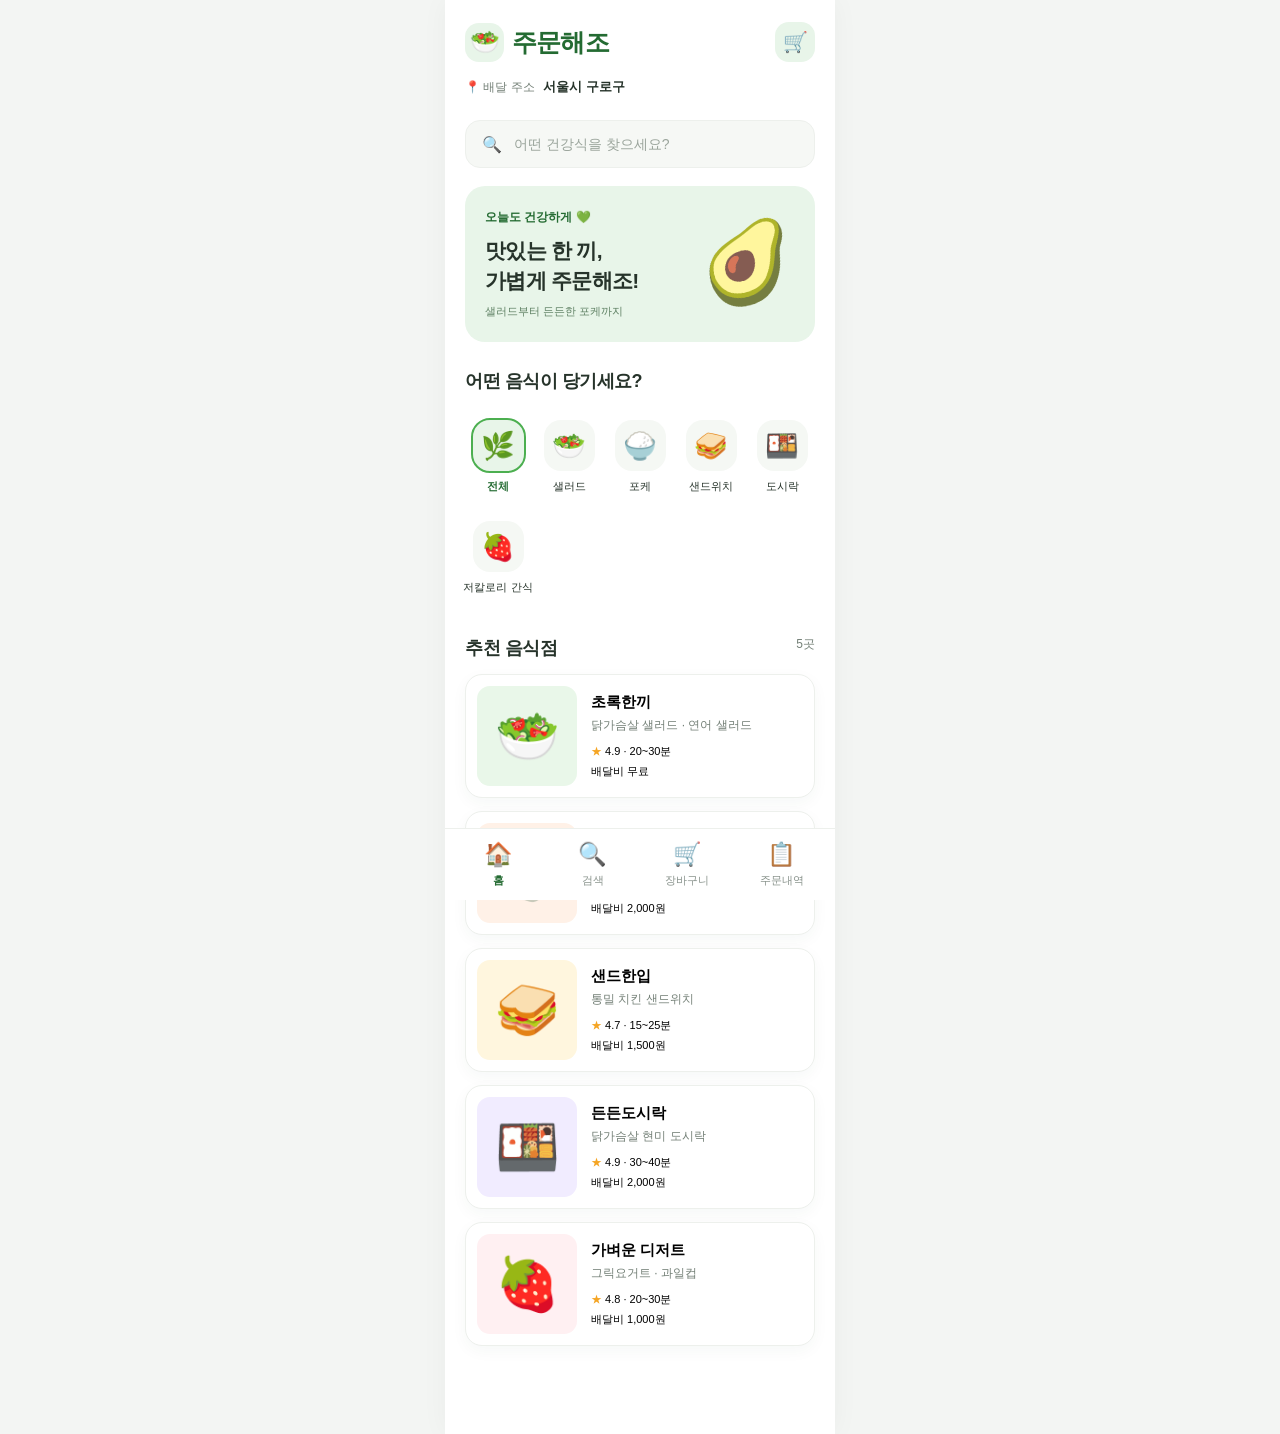
<file: index.html>
<!DOCTYPE html>
<html lang="ko">
<head>
  <meta charset="UTF-8" />
  <meta name="viewport" content="width=device-width, initial-scale=1.0" />
  <title>주문해조 | 건강한 한 끼</title>
  <link rel="stylesheet" href="style.css" />
  <script src="script.js" defer></script>
</head>
<body>
  <div class="app">
    <!-- 상단 헤더 -->
    <header class="header">
      <div class="header-top">
        <div class="brand"><span class="brand-icon" aria-hidden="true">🥗</span><span>주문해조</span></div>
        <button type="button" class="icon-button" data-page="장바구니" aria-label="장바구니 열기">🛒</button>
      </div>
      <p class="address">📍 배달 주소 <strong>서울시 구로구</strong></p>
    </header>

    <main>
      <!-- 검색창 -->
      <section class="search-section" aria-label="음식점 검색">
        <label class="search-box" for="searchInput">
          <span aria-hidden="true">🔍</span>
          <input id="searchInput" type="search" placeholder="어떤 건강식을 찾으세요?" autocomplete="off" />
        </label>
      </section>

      <!-- 서비스 소개 배너 -->
      <section class="banner" aria-label="서비스 소개">
        <div>
          <p class="banner-label">오늘도 건강하게 💚</p>
          <h1>맛있는 한 끼,<br />가볍게 주문해조!</h1>
          <p class="banner-sub">샐러드부터 든든한 포케까지</p>
        </div>
        <span class="banner-emoji" aria-hidden="true">🥑</span>
      </section>

      <!-- 카테고리 버튼은 JavaScript에서 생성 -->
      <section class="section" aria-labelledby="categoryTitle">
        <h2 id="categoryTitle">어떤 음식이 당기세요?</h2>
        <div id="categoryList" class="categories"></div>
      </section>

      <!-- 음식점 카드는 JavaScript에서 생성 -->
      <section class="section restaurants-section" aria-labelledby="restaurantTitle">
        <div class="section-title-row">
          <h2 id="restaurantTitle">추천 음식점</h2>
          <span id="resultCount" class="result-count"></span>
        </div>
        <div id="restaurantList" class="restaurant-list"></div>
        <p id="emptyMessage" class="empty-message" hidden>검색 결과가 없어요. 다른 음식을 찾아보세요! 🌱</p>
      </section>
    </main>

    <!-- 하단 네비게이션 -->
    <nav class="bottom-nav" aria-label="하단 메뉴">
      <button type="button" class="nav-item active" data-page="홈" aria-current="page"><span aria-hidden="true">🏠</span><small>홈</small></button>
      <button type="button" class="nav-item" data-page="검색"><span aria-hidden="true">🔍</span><small>검색</small></button>
      <button type="button" class="nav-item" data-page="장바구니"><span aria-hidden="true">🛒</span><small>장바구니</small></button>
      <button type="button" class="nav-item" data-page="주문내역"><span aria-hidden="true">📋</span><small>주문내역</small></button>
    </nav>
  </div>
</body>
</html>
</file>
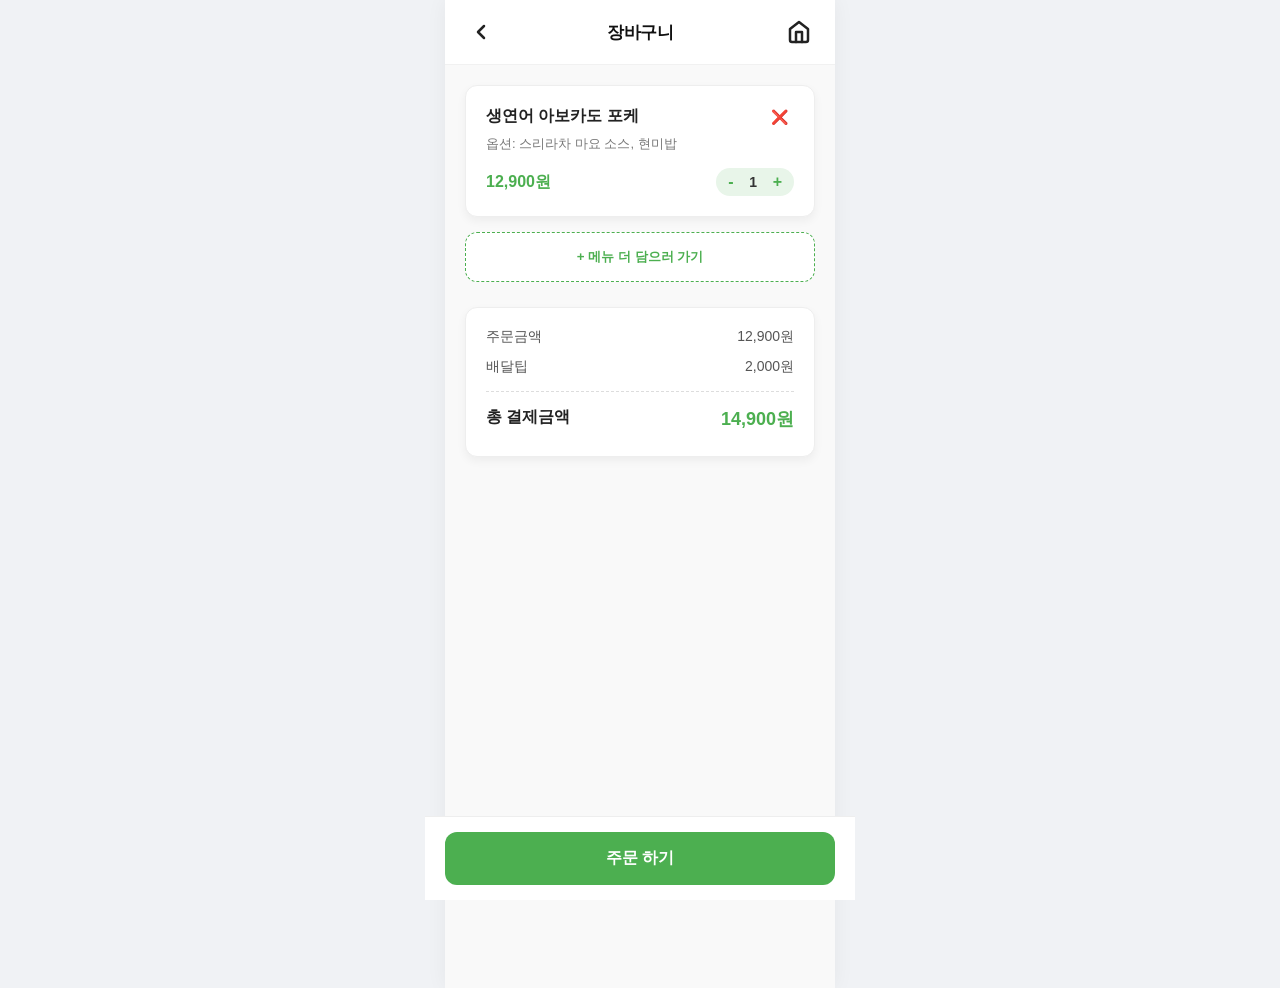
<file: cart.html>
<!DOCTYPE html>
<html lang="ko">
<head>
    <meta charset="UTF-8">
    <meta name="viewport" content="width=device-width, initial-scale=1.0">
    <title>장바구니 - 주문해조</title>
    <!-- 장바구니 전용 스타일만 독립적으로 불러옵니다 -->
    <link rel="stylesheet" href="cart.css">
</head>
<body>
    <!-- 레이아웃 규칙이 적용된 모바일 프레임 -->
    <div class="mobile-frame">
        
        <!-- 트렌디하게 변경된 상단 헤더 -->
        <header class="modern-header">
            <button type="button" class="icon-btn" onclick="history.back()" aria-label="뒤로가기">
                <svg width="24" height="24" viewBox="0 0 24 24" fill="none" stroke="#222" stroke-width="2.5" stroke-linecap="round" stroke-linejoin="round">
                    <polyline points="15 18 9 12 15 6"></polyline>
                </svg>
            </button>
            
            <h1 class="header-title">장바구니</h1>
            
            <button type="button" class="icon-btn" onclick="location.href='index.html'" aria-label="홈으로">
                <svg width="24" height="24" viewBox="0 0 24 24" fill="none" stroke="#222" stroke-width="2.5" stroke-linecap="round" stroke-linejoin="round">
                    <path d="M3 9l9-7 9 7v11a2 2 0 0 1-2 2H5a2 2 0 0 1-2-2z"></path>
                    <polyline points="9 22 9 12 15 12 15 22"></polyline>
                </svg>
            </button>
        </header>

        <!-- 장바구니 본문 -->
        <main class="cart-body">
            <!-- 담은 메뉴 카드 -->
            <div class="cart-card" id="cartItem">
                <div class="card-header">
                    <h2 class="item-name">생연어 아보카도 포케</h2>
                    <button class="delete-btn" id="deleteBtn">❌</button>
                </div>
                
                <p class="item-desc">옵션: 스리라차 마요 소스, 현미밥</p>
                
                <div class="price-qty-row">
                    <span class="price" data-price="12900">12,900원</span>
                    
                    <div class="qty-control">
                        <button class="qty-btn minus">-</button>
                        <span class="qty">1</span>
                        <button class="qty-btn plus">+</button>
                    </div>
                </div>
            </div>

            <!-- 메뉴 추가 버튼 -->
            <button class="add-more-btn" onclick="location.href='index.html'">
                + 메뉴 더 담으러 가기
            </button>

            <!-- 영수증 요약 박스 -->
            <div class="cart-summary">
                <div class="summary-row">
                    <span>주문금액</span>
                    <span id="orderTotal">12,900원</span>
                </div>
                <div class="summary-row">
                    <span>배달팁</span>
                    <span id="deliveryFee">2,000원</span>
                </div>
                <hr class="summary-line">
                <div class="summary-row total">
                    <span>총 결제금액</span>
                    <span id="finalTotal" class="highlight">14,900원</span>
                </div>
            </div>
        </main>

        <!-- 하단 주문 버튼 -->
        <div class="cart-bottom">
            <button id="orderBtn" class="order-submit-btn">주문 하기</button>
        </div>
    </div>

    <script src="cart.js"></script>
</body>
</html>
</file>
<file: style.css>
/* 공통 색상: 여기만 수정하면 전체 분위기를 쉽게 바꿀 수 있어요. */
:root {
  --green: #4CAF50;
  --light-green: #E8F5E9;
  --dark-green: #246B32;
  --text: #26332A;
  --muted: #748077;
  --line: #EDF0EC;
}

* { box-sizing: border-box; }
body {
  margin: 0;
  background: #F3F5F3;
  color: var(--text);
  font-family: -apple-system, BlinkMacSystemFont, "Apple SD Gothic Neo", "Malgun Gothic", sans-serif;
}
button, input { font: inherit; }
button { cursor: pointer; }

/* 최대 폭 390px: PC에서도 모바일 화면처럼 보입니다. */
.app {
  max-width: 390px;
  min-height: 100vh;
  margin: 0 auto;
  background: #FFFFFF;
  padding-bottom: 88px; /* 하단 메뉴와 내용이 겹치지 않도록 */
  box-shadow: 0 0 26px rgba(0, 0, 0, .04);
}
.header { padding: 22px 20px 12px; }
.header-top, .section-title-row { display: flex; align-items: center; justify-content: space-between; }
.brand { display: flex; align-items: center; gap: 8px; color: var(--dark-green); font-size: 25px; font-weight: 900; letter-spacing: -.8px; }
.brand-icon { display: grid; place-items: center; width: 39px; height: 39px; background: var(--light-green); border-radius: 14px; font-size: 24px; }
.icon-button { border: 0; background: var(--light-green); width: 40px; height: 40px; border-radius: 14px; font-size: 20px; }
.address { margin: 16px 0 0; font-size: 12px; color: var(--muted); }
.address strong { margin-left: 5px; font-size: 13px; color: var(--text); }
.search-section { padding: 12px 20px 0; }
.search-box { display: flex; align-items: center; gap: 10px; height: 48px; padding: 0 16px; background: #F6F8F5; border: 1px solid var(--line); border-radius: 15px; }
.search-box:focus-within { border-color: var(--green); }
.search-box input { min-width: 0; width: 100%; border: 0; outline: 0; background: transparent; font-size: 14px; }
.search-box input::placeholder { color: #9AA49B; }
.banner { display: flex; align-items: center; justify-content: space-between; margin: 18px 20px 0; padding: 20px; min-height: 156px; background: var(--light-green); border-radius: 20px; overflow: hidden; }
.banner-label { margin: 0 0 10px; font-size: 12px; color: var(--dark-green); font-weight: 700; }
.banner h1 { margin: 0; font-size: 21px; line-height: 1.4; letter-spacing: -.7px; }
.banner-sub { margin: 9px 0 0; color: #5E8063; font-size: 11px; }
.banner-emoji { font-size: 75px; transform: rotate(-13deg); }
.section { padding: 27px 20px 0; }
.section h2 { margin: 0 0 16px; font-size: 18px; letter-spacing: -.5px; }
.categories { display: grid; grid-template-columns: repeat(5, minmax(0, 1fr)); gap: 5px; }
.category { display: flex; flex-direction: column; align-items: center; gap: 8px; padding: 10px 2px; border: 1px solid transparent; border-radius: 14px; background: transparent; color: var(--text); }
.category-emoji { display: grid; place-items: center; width: 51px; height: 51px; background: #F5F8F4; border-radius: 17px; font-size: 27px; }
.category-name { white-space: nowrap; font-size: 11px; }
.category.selected .category-emoji { background: var(--light-green); outline: 2px solid var(--green); }
.category.selected .category-name { color: var(--dark-green); font-weight: 800; }
.restaurants-section { padding-top: 30px; }
.section-title-row h2 { margin-bottom: 14px; }
.result-count { align-self: flex-start; color: var(--muted); font-size: 12px; }
.restaurant-list { display: grid; gap: 13px; }
.restaurant-card { display: flex; width: 100%; align-items: center; gap: 14px; padding: 11px; text-align: left; background: white; border: 1px solid var(--line); border-radius: 17px; box-shadow: 0 5px 16px rgba(33, 64, 39, .04); }
.restaurant-card:hover { border-color: #B7DDB9; }
.restaurant-image { display: grid; place-items: center; flex-shrink: 0; width: 100px; height: 100px; border-radius: 13px; font-size: 52px; }
.restaurant-info { min-width: 0; }
.restaurant-info strong { display: block; font-size: 15px; margin-bottom: 5px; }
.restaurant-menu { display: block; color: var(--muted); font-size: 12px; margin-bottom: 10px; }
.restaurant-meta { display: block; font-size: 11px; margin-top: 5px; }
.restaurant-meta .star { color: #F5A524; }
.empty-message { text-align: center; padding: 38px 8px; color: var(--muted); font-size: 13px; }
.bottom-nav { position: fixed; z-index: 10; bottom: 0; left: 50%; transform: translateX(-50%); display: grid; grid-template-columns: repeat(4, 1fr); width: min(100%, 390px); min-height: 72px; padding: 8px 6px calc(8px + env(safe-area-inset-bottom)); background: white; border-top: 1px solid var(--line); }
.nav-item { display: flex; flex-direction: column; align-items: center; justify-content: center; gap: 5px; border: 0; background: transparent; color: #87918A; }
.nav-item span { font-size: 23px; }
.nav-item small { font-size: 11px; }
.nav-item.active { color: var(--dark-green); font-weight: 800; }

/* 390px보다 작은 휴대폰에서도 자연스럽게 축소 */
@media (max-width: 350px) {
  .header { padding-left: 14px; padding-right: 14px; }
  .search-section, .section { padding-left: 14px; padding-right: 14px; }
  .banner { margin-left: 14px; margin-right: 14px; }
  .banner-emoji { font-size: 55px; }
  .category-emoji { width: 46px; height: 46px; }
  .restaurant-image { width: 88px; height: 88px; }
}
</file>
<file: cart.css>
/* PC 화면에서도 깔끔하게 보이도록 바깥 배경색 지정 */
body {
    margin: 0;
    padding: 0;
    background-color: #f0f2f5; 
    font-family: 'Apple SD Gothic Neo', 'Malgun Gothic', sans-serif;
}

/* 💡 요청하신 전체 레이아웃 설정 💡 */
.mobile-frame {
    max-width: 390px;       /* 최대 너비 390px */
    min-height: 100vh;      /* 최소 높이 100vh */
    margin: 0 auto;         /* 화면 가운데 정렬 */
    padding-bottom: 88px;   /* 하단 버튼과 겹치지 않게 여백 */
    background-color: #f9f9f9; /* 장바구니 배경색 */
    box-shadow: 0 0 20px rgba(0,0,0,0.05); /* PC 화면에서 영역 구분용 그림자 */
    display: flex;
    flex-direction: column;
    position: relative;
}

/* 트렌디한 상단 헤더 스타일 */
.modern-header {
    display: flex;
    justify-content: space-between;
    align-items: center;
    padding: 12px 16px;
    background-color: rgba(255, 255, 255, 0.95);
    backdrop-filter: blur(8px);
    position: sticky;
    top: 0;
    z-index: 100;
    border-bottom: 1px solid #f1f1f1;
}

.icon-btn {
    background: none;
    border: none;
    width: 40px;
    height: 40px;
    display: flex;
    align-items: center;
    justify-content: center;
    border-radius: 50%;
    cursor: pointer;
    transition: background-color 0.2s;
}

.icon-btn:active {
    background-color: #f4f5f7;
}

.header-title {
    font-size: 17px;
    font-weight: 800;
    color: #111;
    margin: 0;
    letter-spacing: -0.5px;
}

/* 본문 영역 */
.cart-body {
    padding: 20px;
    flex: 1; /* 남은 공간을 차지하도록 설정 */
}

/* 메뉴 카드 */
.cart-card {
    background-color: #FFFFFF;
    border-radius: 12px;
    padding: 20px;
    margin-bottom: 15px;
    border: 1px solid #eee;
    box-shadow: 0 4px 10px rgba(0,0,0,0.05);
}

.card-header {
    display: flex;
    justify-content: space-between;
    align-items: center;
    margin-bottom: 8px;
}

.item-name {
    font-size: 16px;
    font-weight: bold;
    color: #222;
    margin: 0;
}

.delete-btn {
    background: none;
    border: none;
    font-size: 14px;
    cursor: pointer;
    color: #999;
}

.item-desc {
    font-size: 13px;
    color: #777;
    margin: 0 0 15px 0;
}

.price-qty-row {
    display: flex;
    justify-content: space-between;
    align-items: center;
}

.price {
    font-size: 16px;
    font-weight: bold;
    color: #4CAF50;
}

/* 수량 조절 버튼 */
.qty-control {
    display: flex;
    align-items: center;
    background-color: #E8F5E9;
    border-radius: 20px;
    padding: 5px 12px;
    gap: 12px;
}

.qty-btn {
    background: none;
    border: none;
    font-size: 16px;
    font-weight: bold;
    color: #4CAF50;
    cursor: pointer;
    padding: 0;
}

.qty {
    font-size: 14px;
    font-weight: bold;
    color: #333;
    width: 15px;
    text-align: center;
}

/* 메뉴 더 담기 버튼 */
.add-more-btn {
    width: 100%;
    padding: 15px;
    background-color: #fff;
    border: 1px dashed #4CAF50;
    color: #4CAF50;
    border-radius: 12px;
    font-weight: bold;
    margin-bottom: 25px;
    cursor: pointer;
}

/* 결제 금액 요약 박스 */
.cart-summary {
    background-color: #FFFFFF;
    border-radius: 12px;
    padding: 20px;
    border: 1px solid #eee;
    box-shadow: 0 4px 10px rgba(0,0,0,0.05);
}

.summary-row {
    display: flex;
    justify-content: space-between;
    font-size: 14px;
    color: #555;
    margin-bottom: 12px;
}

.summary-line {
    border: 0;
    border-top: 1px dashed #ddd;
    margin: 15px 0;
}

.summary-row.total {
    font-size: 16px;
    font-weight: bold;
    color: #222;
    margin-bottom: 5px;
}

.summary-row.total .highlight {
    color: #4CAF50;
    font-size: 18px;
}

/* 💡 하단 고정 주문 버튼 영역 (화면 중앙 정렬) */
.cart-bottom {
    position: fixed; /* 브라우저 화면 하단에 고정 */
    bottom: 0;
    left: 50%; /* 중앙 정렬을 위한 설정 */
    transform: translateX(-50%); /* 중앙 정렬 완료 */
    width: 100%;
    max-width: 390px; /* 모바일 프레임과 동일한 너비 적용 */
    background-color: #FFFFFF;
    padding: 15px 20px;
    border-top: 1px solid #eee;
    z-index: 100;
}

.order-submit-btn {
    width: 100%;
    background-color: #4CAF50;
    color: white;
    border: none;
    padding: 16px;
    border-radius: 12px;
    font-size: 16px;
    font-weight: bold;
    cursor: pointer;
}
</file>
